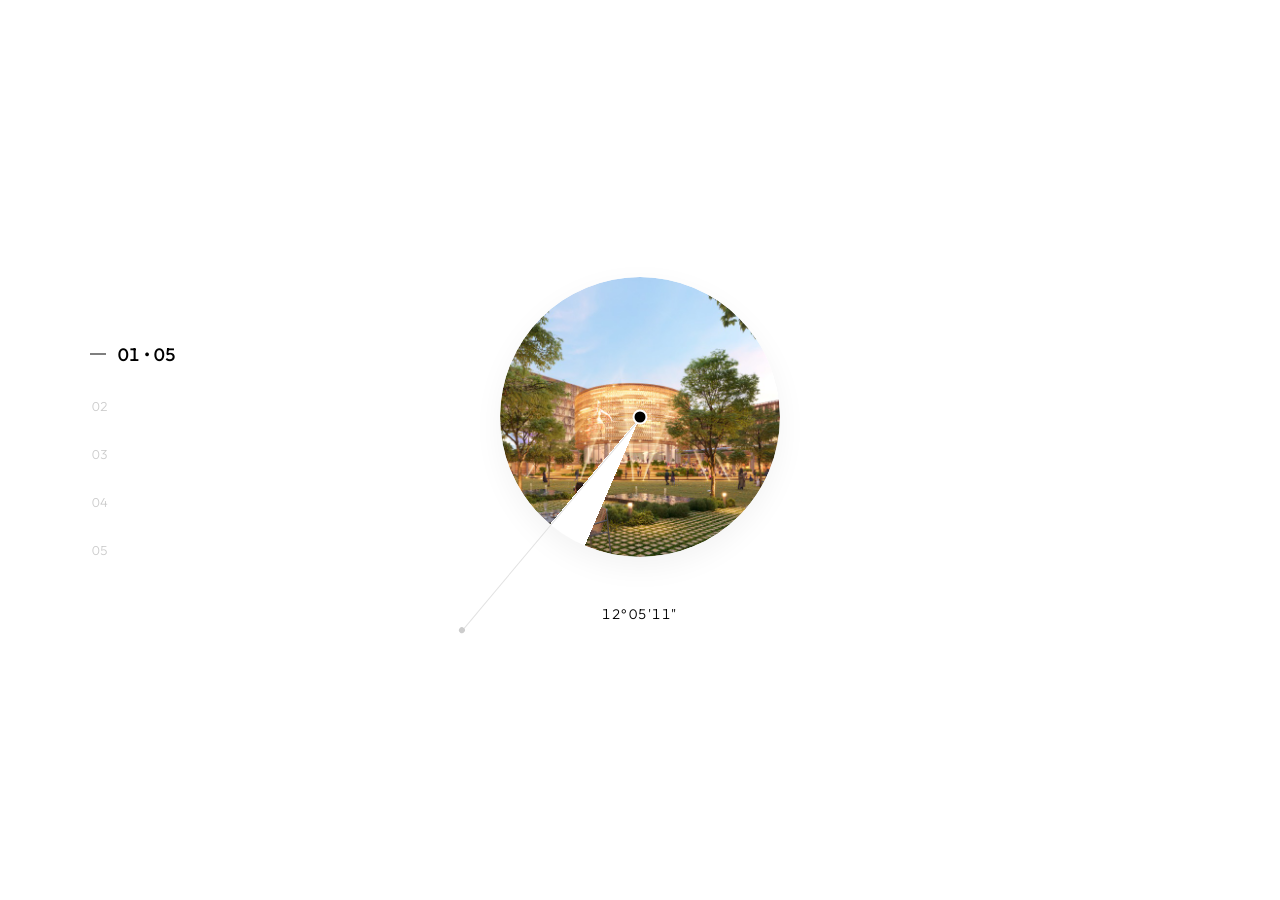
<file: index.html>
<!DOCTYPE html>
<html lang="en">
<head>
    <meta charset="UTF-8">
    <meta name="viewport" content="width=device-width, initial-scale=1.0">
    <title>OrnoVillas - Premium Scroll Radial Slider</title>
    <!-- Google Font: Outfit for a premium, modern architectural look -->
    <link rel="preconnect" href="https://fonts.googleapis.com">
    <link rel="preconnect" href="https://fonts.gstatic.com" crossorigin>
    <link href="https://fonts.googleapis.com/css2?family=Outfit:wght@200;300;400;500;600&display=swap" rel="stylesheet">
    <link rel="stylesheet" href="index.css">
</head>
<body>
    <!-- Premium Presentation Layout -->
    <div class="webpage-container">
        <!-- Left Panel: Slide Indicators -->
        <section class="slider-left" aria-label="Slide Selector">
            <div class="slide-indicators" id="slide-indicators-list">
                <!-- Dynamic indicators will be inserted here by JavaScript -->
            </div>
        </section>

        <!-- Center Panel: The Circular Image & Hand -->
        <section class="slider-center" aria-label="Visual Slider">
            <div class="circle-slider-wrapper">
                <div class="circle-frame" id="circle-frame">
                    <div class="slide-image-layer current" id="img-current"></div>
                    <div class="slide-image-layer next" id="img-next"></div>
                    <div class="radial-line" id="radial-line"></div>
                    <div class="center-dot" id="center-dot"></div>
                </div>
                <!-- Coordinates display below circle -->
                <div class="coordinates-wrapper">
                    <div class="coordinates-text" id="coordinates-text">13°05'12"</div>
                </div>
            </div>
        </section>
    </div>

    <script src="index.js"></script>
</body>
</html>
</file>
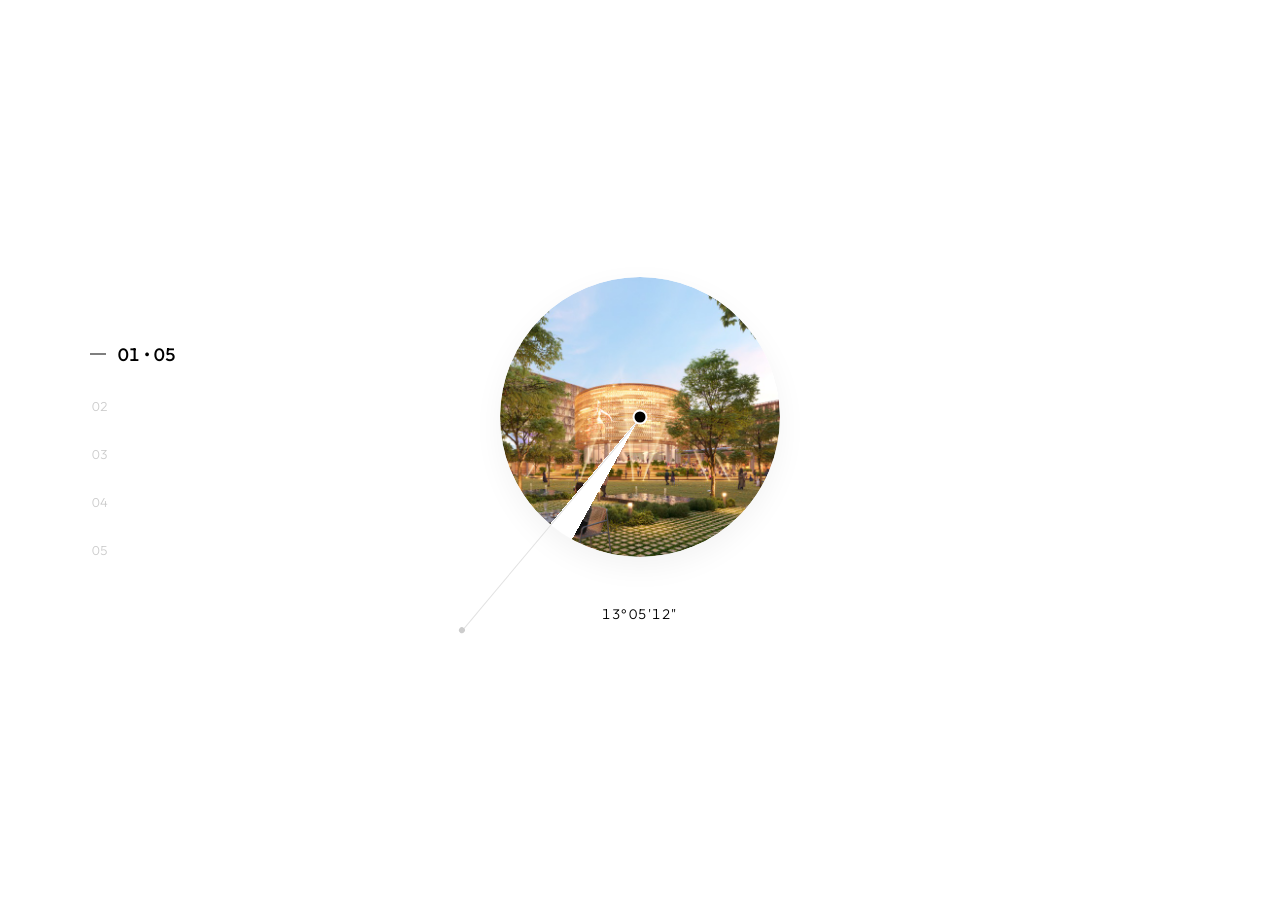
<file: test.html>
<!DOCTYPE html>
<html lang="en">
<head>
    <meta charset="UTF-8">
    <meta name="viewport" content="width=device-width, initial-scale=1.0">
    <title>Radial Slider - Existing Website Integration Test</title>
    <style>
        body, html {
            margin: 0;
            padding: 0;
            width: 100%;
            height: 100%;
            background-color: #ffffff;
            overflow: hidden;
        }
        /* Scoped styles for the container */
        #radial-slider {
            width: 100%;
            height: 100%;
        }
    </style>
</head>
<body>
    <!-- 1. The only container element needed in your website -->
    <div id="radial-slider"></div>

    <!-- 2. The single drop-in integration script -->
    <script src="radial-slider.js"></script>
</body>
</html>
</file>
<file: index.css>
/* Core Reset and Typography */
* {
    margin: 0;
    padding: 0;
    box-sizing: border-box;
}

body {
    font-family: 'Outfit', -apple-system, BlinkMacSystemFont, "Segoe UI", Roboto, Helvetica, Arial, sans-serif;
    background-color: #ffffff;
    color: #000000;
    -webkit-font-smoothing: antialiased;
    -moz-osx-font-smoothing: grayscale;
    overflow: hidden; /* Fully prevent any scrolling */
}

/* Premium Presentation Container */
.webpage-container {
    display: flex;
    justify-content: center;
    align-items: center;
    width: 100vw;
    height: 100vh;
    position: relative;
    background-color: #ffffff;
}

/* Absolute Left Section: Slide Indicators */
.slider-left {
    position: absolute;
    left: 80px;
    top: 50%;
    transform: translateY(-50%);
    z-index: 100;
}

.slide-indicators {
    display: flex;
    flex-direction: column;
    gap: 32px;
}

.indicator-item {
    font-size: 13px;
    font-weight: 300;
    color: #cccccc;
    cursor: pointer;
    transition: all 0.4s cubic-bezier(0.16, 1, 0.3, 1);
    display: flex;
    align-items: center;
    gap: 12px;
    font-variant-numeric: tabular-nums;
    user-select: none;
}

.indicator-item::before {
    content: '';
    display: inline-block;
    width: 0;
    height: 1px;
    background-color: #000000;
    transition: width 0.4s cubic-bezier(0.16, 1, 0.3, 1);
}

.indicator-item.active {
    color: #000000;
    font-weight: 500;
    font-size: 18px;
    transform: translateX(10px);
}

.indicator-item.active::before {
    width: 16px;
}

.indicator-item:hover {
    color: #000000;
}

/* Center Section: Circular Mask & Line */
.slider-center {
    display: flex;
    justify-content: center;
    align-items: center;
    z-index: 50;
}

.circle-slider-wrapper {
    display: flex;
    flex-direction: column;
    align-items: center;
    position: relative;
}

.circle-frame {
    width: 280px; /* Increased from 190px */
    height: 280px; /* Increased from 190px */
    position: relative;
    border-radius: 50%;
    overflow: visible;
}

.slide-image-layer {
    position: absolute;
    top: 0;
    left: 0;
    width: 100%;
    height: 100%;
    border-radius: 50%;
    overflow: hidden;
    background-size: cover;
    background-position: center;
    background-color: #ffffff;
    box-shadow: 0 10px 30px rgba(0, 0, 0, 0.05);
}

.slide-image-layer.current {
    z-index: 1;
}

.slide-image-layer.next {
    z-index: 2;
    -webkit-mask-image: conic-gradient(from 220deg, #000000 0deg, transparent 0deg);
    mask-image: conic-gradient(from 220deg, #000000 0deg, transparent 0deg);
}

.center-dot {
    width: 11px; /* Increased from 9px */
    height: 11px; /* Increased from 9px */
    background-color: #000000;
    border-radius: 50%;
    position: absolute;
    top: 50%;
    left: 50%;
    transform: translate(-50%, -50%);
    z-index: 10;
    box-shadow: 0 0 0 2px #ffffff;
}

.radial-line {
    position: absolute;
    top: 50%;
    left: 50%;
    width: 280px; /* Increased from 190px */
    height: 1px;
    background-color: #e2e2e2;
    transform-origin: 0% 100%;
    z-index: 5;
    transform: rotate(130deg);
}

.radial-line::after {
    content: '';
    position: absolute;
    right: 0;
    top: -2.5px;
    width: 6px;
    height: 6px;
    border-radius: 50%;
    background-color: #cccccc;
}

/* Coordinates Styling */
.coordinates-wrapper {
    margin-top: 48px;
    display: flex;
    justify-content: center;
}

.coordinates-text {
    font-size: 14px;
    font-weight: 300;
    letter-spacing: 1.5px;
    color: #000000;
    font-variant-numeric: tabular-nums;
    font-family: 'Outfit', monospace;
}
</file>
